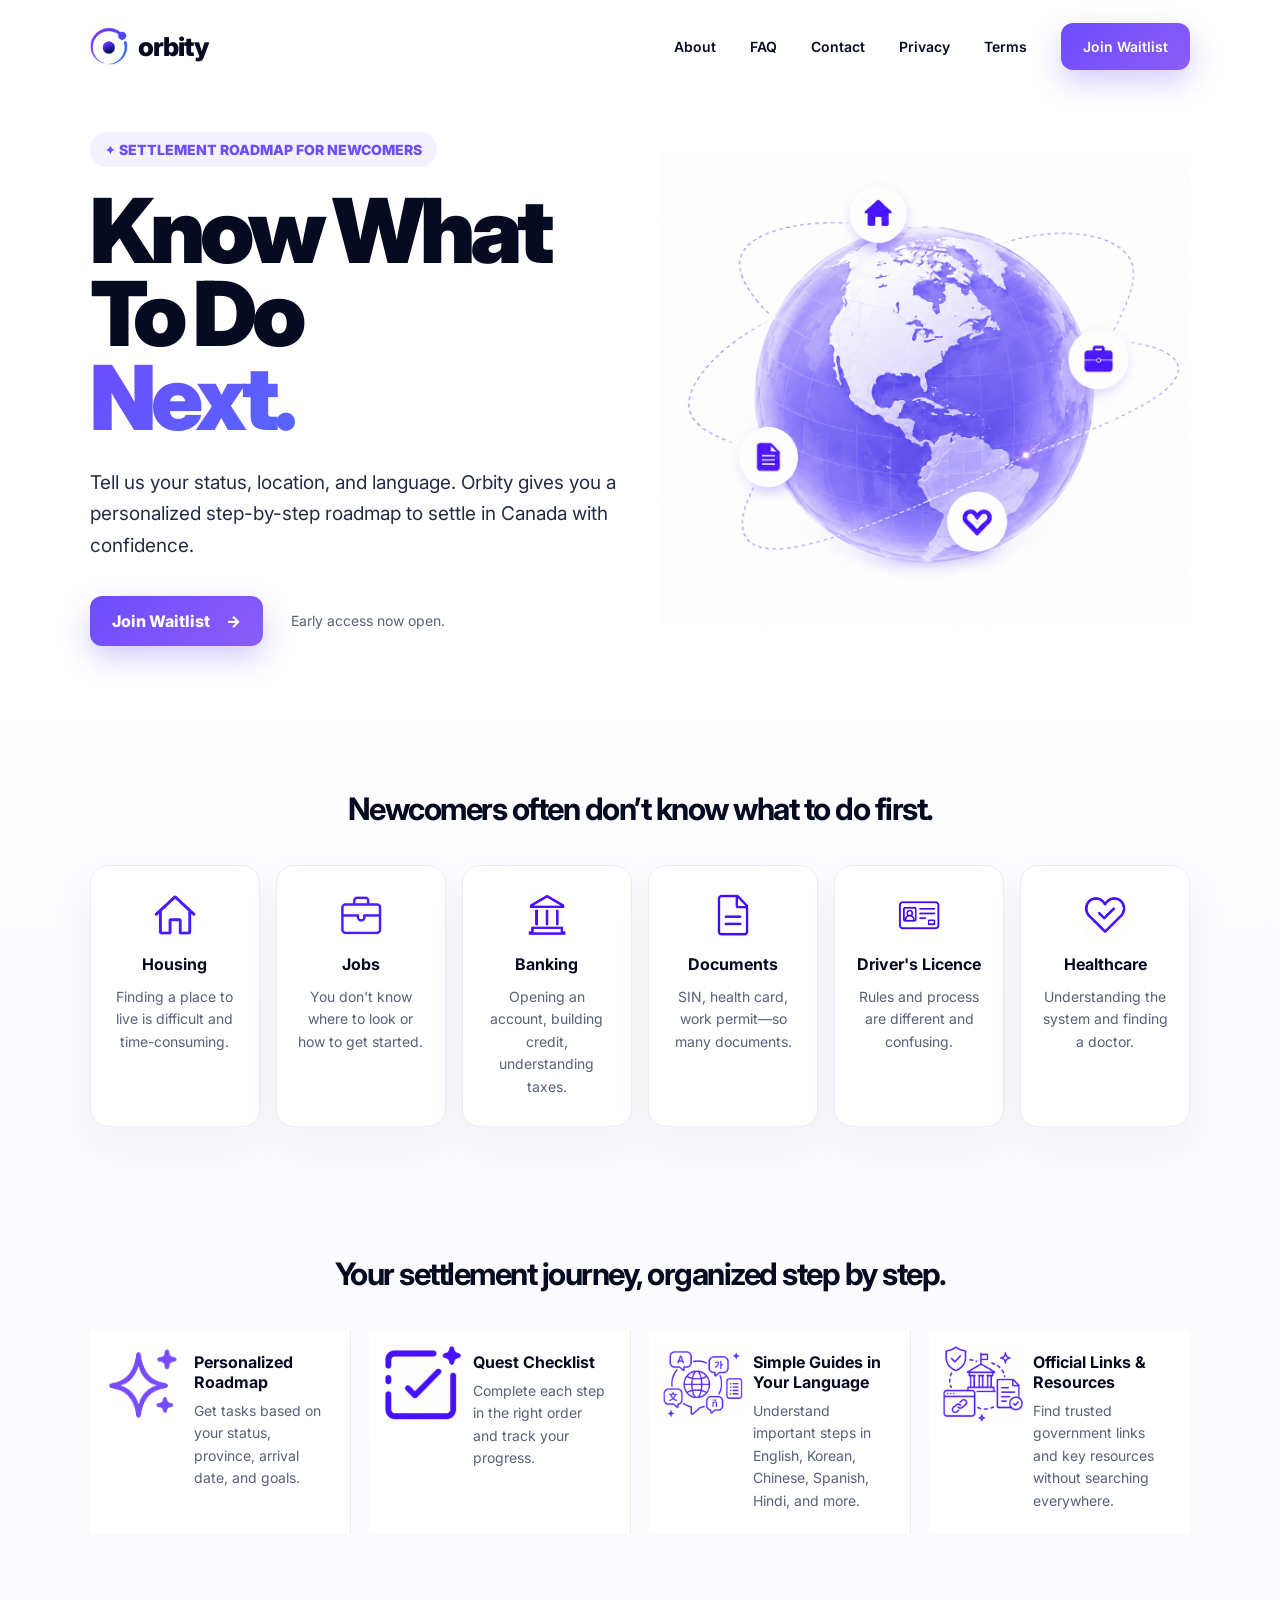
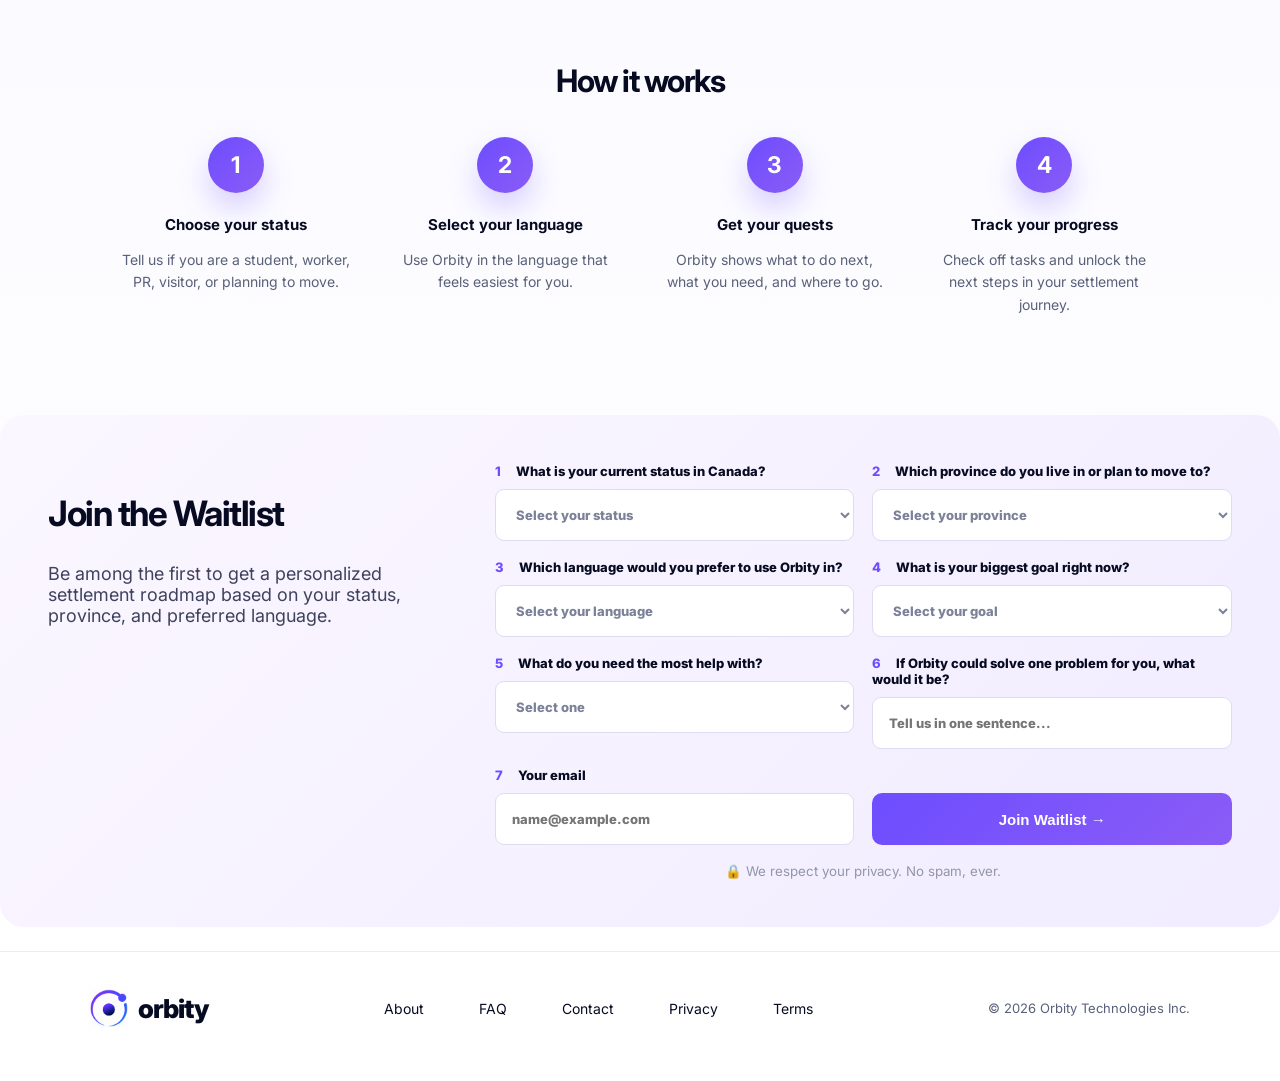
<file: index.html>
<!doctype html>
<html lang="en">
<head>
  <meta charset="UTF-8" />
  <meta name="viewport" content="width=device-width, initial-scale=1.0" />
  <title>Orbity | AI Settlement Guide for Newcomers in Canada</title>
  <!-- SEO -->
  <meta name="description" content="Orbity is an AI-powered settlement guide that helps newcomers in Canada navigate housing, jobs, banking, healthcare, government documents, and more with personalized roadmaps and multilingual support.">

  <meta name="keywords" content="Canada newcomers, settlement guide, AI newcomer app, international students Canada, work permit Canada, permanent resident Canada, Canada immigration guide, newcomer checklist, Orbity">

  <meta name="author" content="Orbity Technologies Inc.">

  <meta name="robots" content="index, follow">

  <link rel="canonical" href="https://orbitytechnologies.com/">
  <!-- Open Graph -->

  <meta property="og:type" content="website">

  <meta property="og:url" content="https://orbitytechnologies.com/">

  <meta property="og:title" content="Orbity | AI Settlement Guide for Newcomers in Canada">

  <meta property="og:description" content="Personalized AI roadmaps, multilingual guides, official government resources, and settlement support for newcomers across Canada.">

  <meta property="og:image" content="https://orbitytechnologies.com/images/og-image.png">
  <meta name="twitter:card" content="summary_large_image">

  <meta name="twitter:title" content="Orbity | AI Settlement Guide for Newcomers in Canada">

  <meta name="twitter:description" content="Helping newcomers settle in Canada faster with personalized AI guidance and official resources.">

  <meta name="twitter:image" content="https://orbitytechnologies.com/images/og-image.png">
  <meta name="theme-color" content="#6C3BFF">


  <link rel="preconnect" href="https://fonts.googleapis.com">
  <link rel="preconnect" href="https://fonts.gstatic.com" crossorigin>
  <link href="https://fonts.googleapis.com/css2?family=Inter:wght@400;500;600;700;800;900&display=swap" rel="stylesheet">
  <link rel="stylesheet" href="styles.css" />
  <link rel="icon" type="image/png" href="/favicon-96x96.png" sizes="96x96" />
  <link rel="icon" type="image/svg+xml" href="/favicon.svg" />
  <link rel="shortcut icon" href="/favicon.ico" />
  <link rel="apple-touch-icon" sizes="180x180" href="/apple-touch-icon.png" />
  <link rel="manifest" href="/site.webmanifest" />

  <!-- Google tag (gtag.js) -->
  <script async src="https://www.googletagmanager.com/gtag/js?id=G-HGHK4VK71N"></script>
  <script>
    window.dataLayer = window.dataLayer || [];
    function gtag(){dataLayer.push(arguments);}
    gtag('js', new Date());

    gtag('config', 'G-HGHK4VK71N');
  </script>

    <!-- Open Graph -->
  <meta property="og:type" content="website">
  <meta property="og:url" content="https://orbitytechnologies.com/">
  <meta property="og:title" content="Orbity | AI Guide for Newcomers in Canada">
  <meta property="og:description" content="Personalized roadmaps, official resources, and multilingual support to help newcomers settle in Canada with confidence.">
  <meta property="og:image" content="https://orbitytechnologies.com/images/og-image.png">
  <meta property="og:image:width" content="1200">
  <meta property="og:image:height" content="630">

  <!-- Twitter / X -->
  <meta name="twitter:card" content="summary_large_image">
  <meta name="twitter:title" content="Orbity | AI Guide for Newcomers in Canada">
  <meta name="twitter:description" content="Your journey in Canada, simplified.">
  <meta name="twitter:image" content="https://orbitytechnologies.com/images/og-image.png">

</head>
<body>
  <header class="nav">
    <a class="brand" href="#top">
      <img src="images/logo-only.png" alt="Orbity Logo" class="logo-icon">
      <span>orbity</span>
    </a>

<!-- Hamburger btn -->
    <button
      class="menu-toggle"
      type="button"
      aria-label="Open navigation menu"
      aria-expanded="false"
    >
      ☰
    </button>
<!-- Hamburger btn close -->



    <nav class="nav-links">
      <a href="#about">About</a>
      <a href="faq.html">FAQ</a>
      <a href="contact.html">Contact</a>
      <a href="privacy.html">Privacy</a>
      <a href="terms.html">Terms</a>
      <a class="nav-cta" href="#waitlist">Join Waitlist</a>
    </nav>
  </header>

  <main id="top">
    <section class="hero">
      <div class="hero-copy">
        <div class="pill">✦ SETTLEMENT ROADMAP FOR NEWCOMERS</div>
        <h1>Know What To Do <span>Next.</span></h1>
        <p>Tell us your status, location, and language. Orbity gives you a personalized step-by-step roadmap to settle in Canada with confidence.</p>        <div class="hero-actions">
          <a class="button" href="#waitlist">Join Waitlist <span>→</span></a>
          <p class="early">Early access now open.</p>
        </div>
      </div>
      <div class="hero-art">

        <img
            src="images/globe-image.png"
            alt="Orbity Globe"
            class="hero-globe"
        >
      </div>
    </section>

    <section class="problem" id="about">
      <h2>Newcomers often don’t know what to do first.</h2>

      <div class="cards six">

          <article>
              <div class="card-icon">
                  <img src="images/icon-housing.png" alt="Housing">
              </div>
              <h3>Housing</h3>
              <p>Finding a place to live is difficult and time-consuming.</p>
          </article>

          <article>
              <div class="card-icon">
                  <img src="images/icon-jobs.png" alt="Jobs">
              </div>
              <h3>Jobs</h3>
              <p>You don't know where to look or how to get started.</p>
          </article>

          <article>
              <div class="card-icon">
                  <img src="images/icon-banking.png" alt="Banking">
              </div>
              <h3>Banking</h3>
              <p>Opening an account, building credit, understanding taxes.</p>
          </article>

          <article>
              <div class="card-icon">
                  <img src="images/icon-documents.png" alt="Documents">
              </div>
              <h3>Documents</h3>
              <p>SIN, health card, work permit—so many documents.</p>
          </article>

          <article>
              <div class="card-icon">
                  <img src="images/icon-driverslicense.png" alt="Driver's Licence">
              </div>
              <h3>Driver's Licence</h3>
              <p>Rules and process are different and confusing.</p>
          </article>

          <article>
              <div class="card-icon">
                  <img src="images/icon-healthcare.png" alt="Healthcare">
              </div>
              <h3>Healthcare</h3>
              <p>Understanding the system and finding a doctor.</p>
          </article>

      </div>
    </section>

    <section class="solution">
      <h2>Your settlement journey, organized step by step.</h2>

      <div class="feature-row">

          <article>

              <span class="feature-icon">
                  <img src="images/icon-ai-guide.png" alt="AI Guide">
              </span>

              <div>
                  <h3>Personalized Roadmap</h3>
                  <p>Get tasks based on your status, province, arrival date, and goals.</p> 
              </div>

          </article>

          <article>

              <span class="feature-icon">
                  <img src="images/icon-smart-checklist.png" alt="Smart Checklist">
              </span>

              <div>
                  <h3>Quest Checklist</h3>
                  <p>Complete each step in the right order and track your progress.</p>
              </div>

          </article>

          <article>

              <span class="feature-icon">
                  <img src="images/icon-all-in-one-support.png" alt="All in One Support">
              </span>

              <div>
                <h3>Simple Guides in Your Language</h3>
                <p>Understand important steps in English, Korean, Chinese, Spanish, Hindi, and more.</p>  
              </div>

          </article>

          <article>

              <span class="feature-icon">
                  <img src="images/icon-ai-career-coach.png" alt="AI Career Coach">
              </span>

              <div>
                <h3>Official Links & Resources</h3>
                <p>Find trusted government links and key resources without searching everywhere.</p>  
              </div>

          </article>

      </div>
    </section>

    <section class="steps" id="how">
      <h2>How it works</h2>
      <div class="step-grid">
        <article><strong>1</strong><h3>Choose your status</h3><p>Tell us if you are a student, worker, PR, visitor, or planning to move.</p></article>
          <article><strong>2</strong><h3>Select your language</h3><p>Use Orbity in the language that feels easiest for you.</p></article>
          <article><strong>3</strong><h3>Get your quests</h3><p>Orbity shows what to do next, what you need, and where to go.</p></article>
          <article><strong>4</strong><h3>Track your progress</h3><p>Check off tasks and unlock the next steps in your settlement journey.</p></article>
      </div>
    </section>

    <!-- <section class="waitlist" id="waitlist">
      <div class="wait-copy">
        <h2>Join the Waitlist</h2>
        <p>Be the first to experience Orbity. Get early access when we launch.</p>
      </div>
      <form class="wait-form" onsubmit="event.preventDefault(); alert('Thank you! Next step: connect this form to Tally, Google Sheets, or Supabase.');">
        <label><span>1</span>What is your current status in Canada?<select required><option value="">Select your status</option><option>International Student</option><option>Working Holiday</option><option>Work Permit</option><option>Permanent Resident</option><option>Visitor</option><option>Planning to move to Canada</option><option>Other</option></select></label>
        <label><span>2</span>When did you arrive in Canada?<select required><option value="">Select an option</option><option>I haven’t arrived yet</option><option>Less than 1 month ago</option><option>1–3 months ago</option><option>3–12 months ago</option><option>1–3 years ago</option><option>More than 3 years ago</option></select></label>
        <label><span>3</span>What language would you prefer to use Orbity in?
          <select required>
            <option value="">Select your language</option>
            <option>English</option>
            <option>Korean</option>
            <option>Chinese</option>
            <option>Spanish</option>
            <option>Hindi</option>
            <option>Punjabi</option>
            <option>French</option>
            <option>Other</option>
          </select>
        </label>
        <label><span>3</span>What was the most confusing part?<select required><option value="">Select the biggest challenge</option><option>Finding housing</option><option>Finding a job</option><option>Opening a bank account</option><option>Government documents</option><option>Healthcare</option><option>Driver’s licence</option><option>Phone plan</option><option>Taxes</option><option>Building credit</option><option>Making friends</option></select></label>
        <label><span>4</span>If Orbity could solve one problem for you, what would it be?<input type="text" placeholder="Type your answer here..." /></label>
        <label class="email"><span>5</span>Your email<input type="email" placeholder="name@example.com" required /></label>
        <button type="submit">Join Waitlist →</button>
        <small>🔒 We respect your privacy. No spam, ever.</small>
      </form>
    </section> -->
    <section class="waitlist" id="waitlist">
  <div class="wait-copy">
    <h2>Join the Waitlist</h2>
    <p>Be among the first to get a personalized settlement roadmap based on your status, province, and preferred language.</p>
  </div>

  <!-- <form class="wait-form" onsubmit="event.preventDefault(); alert('Thank you! Next step: connect this form to Tally, Google Sheets, or Supabase.');" action="https://formspree.io/f/xykqdadj" method="POST">
    <label>
      <span>1</span>
      What is your current status in Canada?
      <select name="status" required>
        <option value="">Select your status</option>
        <option>Planning to move to Canada</option>
        <option>Visitor</option>
        <option>International Student</option>
        <option>Working Holiday</option>
        <option>Work Permit</option>
        <option>Permanent Resident</option>
        <option>Canadian Citizen</option>
        <option>Other</option>
      </select>
    </label>

    <label>
      <span>2</span>
      Which province do you live in or plan to move to?
      <select required>
        <option value="">Select your province</option>
        <option>Ontario</option>
        <option>British Columbia</option>
        <option>Alberta</option>
        <option>Quebec</option>
        <option>Manitoba</option>
        <option>Saskatchewan</option>
        <option>Nova Scotia</option>
        <option>New Brunswick</option>
        <option>Prince Edward Island</option>
        <option>Newfoundland and Labrador</option>
        <option>Other</option>
      </select>
    </label>

    <label>
      <span>3</span>
      Which language would you prefer to use Orbity in?
      <select required>
        <option value="">Select your language</option>
        <option>English</option>
        <option>Korean</option>
        <option>Chinese</option>
        <option>Spanish</option>
        <option>Hindi</option>
        <option>Punjabi</option>
        <option>French</option>
        <option>Japanese</option>
        <option>Other</option>
      </select>
    </label>

    <label>
      <span>4</span>
      What is your biggest goal right now?
      <select required>
        <option value="">Select your goal</option>
        <option>Settle in Canada</option>
        <option>Find a job</option>
        <option>Study</option>
        <option>Get Permanent Residency</option>
        <option>Become a Canadian Citizen</option>
        <option>Support my family</option>
        <option>Other</option>
      </select>
    </label>

    <label>
      <span>5</span>
      What do you need the most help with?
      <select required>
        <option value="">Select one</option>
        <option>Knowing what to do next</option>
        <option>Government documents (SIN, PR, etc.)</option>
        <option>Finding a job</option>
        <option>Housing</option>
        <option>Banking & credit</option>
        <option>Healthcare</option>
        <option>Driver's licence</option>
        <option>Taxes</option>
        <option>Making friends & community</option>
        <option>Other</option>
      </select>
    </label>

    <label>
      <span>6</span>
      If Orbity could solve one problem for you, what would it be?
      <input type="text" placeholder="Tell us in one sentence..." />
    </label>

    <label class="email">
      <span>7</span>
      Your email
      <input type="email" placeholder="name@example.com" required />
    </label>

    <button type="submit">Join Waitlist →</button>

    <small>🔒 We respect your privacy. No spam, ever.</small>

  </form> -->
  <!-- <form
  class="wait-form"
  action="https://formspree.io/f/xykqdadj"
  method="POST"> -->
  <form class="wait-form" id="waitlist-form">
  <label>
    <span>1</span>
    What is your current status in Canada?
    <select name="status" required>
      <option value="">Select your status</option>
      <option>Planning to move to Canada</option>
      <option>Visitor</option>
      <option>International Student</option>
      <option>Working Holiday</option>
      <option>Work Permit</option>
      <option>Permanent Resident</option>
      <option>Canadian Citizen</option>
      <option>Other</option>
    </select>
  </label>

  <label>
    <span>2</span>
    Which province do you live in or plan to move to?
    <select name="province" required>
      <option value="">Select your province</option>
      <option>Ontario</option>
      <option>British Columbia</option>
      <option>Alberta</option>
      <option>Quebec</option>
      <option>Manitoba</option>
      <option>Saskatchewan</option>
      <option>Nova Scotia</option>
      <option>New Brunswick</option>
      <option>Prince Edward Island</option>
      <option>Newfoundland and Labrador</option>
      <option>Other</option>
    </select>
  </label>

  <label>
    <span>3</span>
    Which language would you prefer to use Orbity in?
    <select name="language" required>
      <option value="">Select your language</option>
      <option>English</option>
      <option>Korean</option>
      <option>Chinese</option>
      <option>Spanish</option>
      <option>Hindi</option>
      <option>Punjabi</option>
      <option>French</option>
      <option>Japanese</option>
      <option>Other</option>
    </select>
  </label>

  <label>
    <span>4</span>
    What is your biggest goal right now?
    <select name="goal" required>
      <option value="">Select your goal</option>
      <option>Settle in Canada</option>
      <option>Find a job</option>
      <option>Study</option>
      <option>Get Permanent Residency</option>
      <option>Become a Canadian Citizen</option>
      <option>Support my family</option>
      <option>Other</option>
    </select>
  </label>

  <label>
    <span>5</span>
    What do you need the most help with?
    <select name="help_needed" required>
      <option value="">Select one</option>
      <option>Knowing what to do next</option>
      <option>Government documents (SIN, PR, etc.)</option>
      <option>Finding a job</option>
      <option>Housing</option>
      <option>Banking & credit</option>
      <option>Healthcare</option>
      <option>Driver's licence</option>
      <option>Taxes</option>
      <option>Making friends & community</option>
      <option>Other</option>
    </select>
  </label>

  <label>
    <span>6</span>
    If Orbity could solve one problem for you, what would it be?
    <input
      type="text"
      name="biggest_problem"
      placeholder="Tell us in one sentence..."
    />
  </label>

  <label class="email">
    <span>7</span>
    Your email
    <input
      type="email"
      name="email"
      placeholder="name@example.com"
      required
    />
  </label>

  <button type="submit">Join Waitlist →</button>

  <small>🔒 We respect your privacy. No spam, ever.</small>

</form>
</section>
  </main>

  <footer class="footer" id="faq">

    <a class="brand" href="#top">
        <img src="images/logo-only.png" alt="Orbity Logo" class="logo-icon">
        <span>orbity</span>
    </a>

    <div>
        <a href="#about">About</a>
        <a href="faq.html">FAQ</a>
        <a href="contact.html">Contact</a>
        <a href="privacy.html">Privacy</a>
        <a href="terms.html">Terms</a>
    </div>

    <p>© 2026 Orbity Technologies Inc.</p>

</footer>


<!-- <script src="menu.js"></script> -->
<script src="menu.js"></script>

<script>
  const waitlistForm = document.getElementById("waitlist-form");

  waitlistForm.addEventListener("submit", async function (event) {
    event.preventDefault();

    const formData = new FormData(waitlistForm);

    try {
      const response = await fetch("https://formspree.io/f/mvzjbjgw", {
        method: "POST",
        body: formData,
        headers: {
          "Accept": "application/json"
        }
      });

      if (response.ok) {
        window.location.href = "thankyou.html";
      } else {
        alert("Something went wrong. Please try again.");
      }
    } catch (error) {
      alert("Something went wrong. Please try again.");
    }
  });
</script>

</body>
</html>
</file>
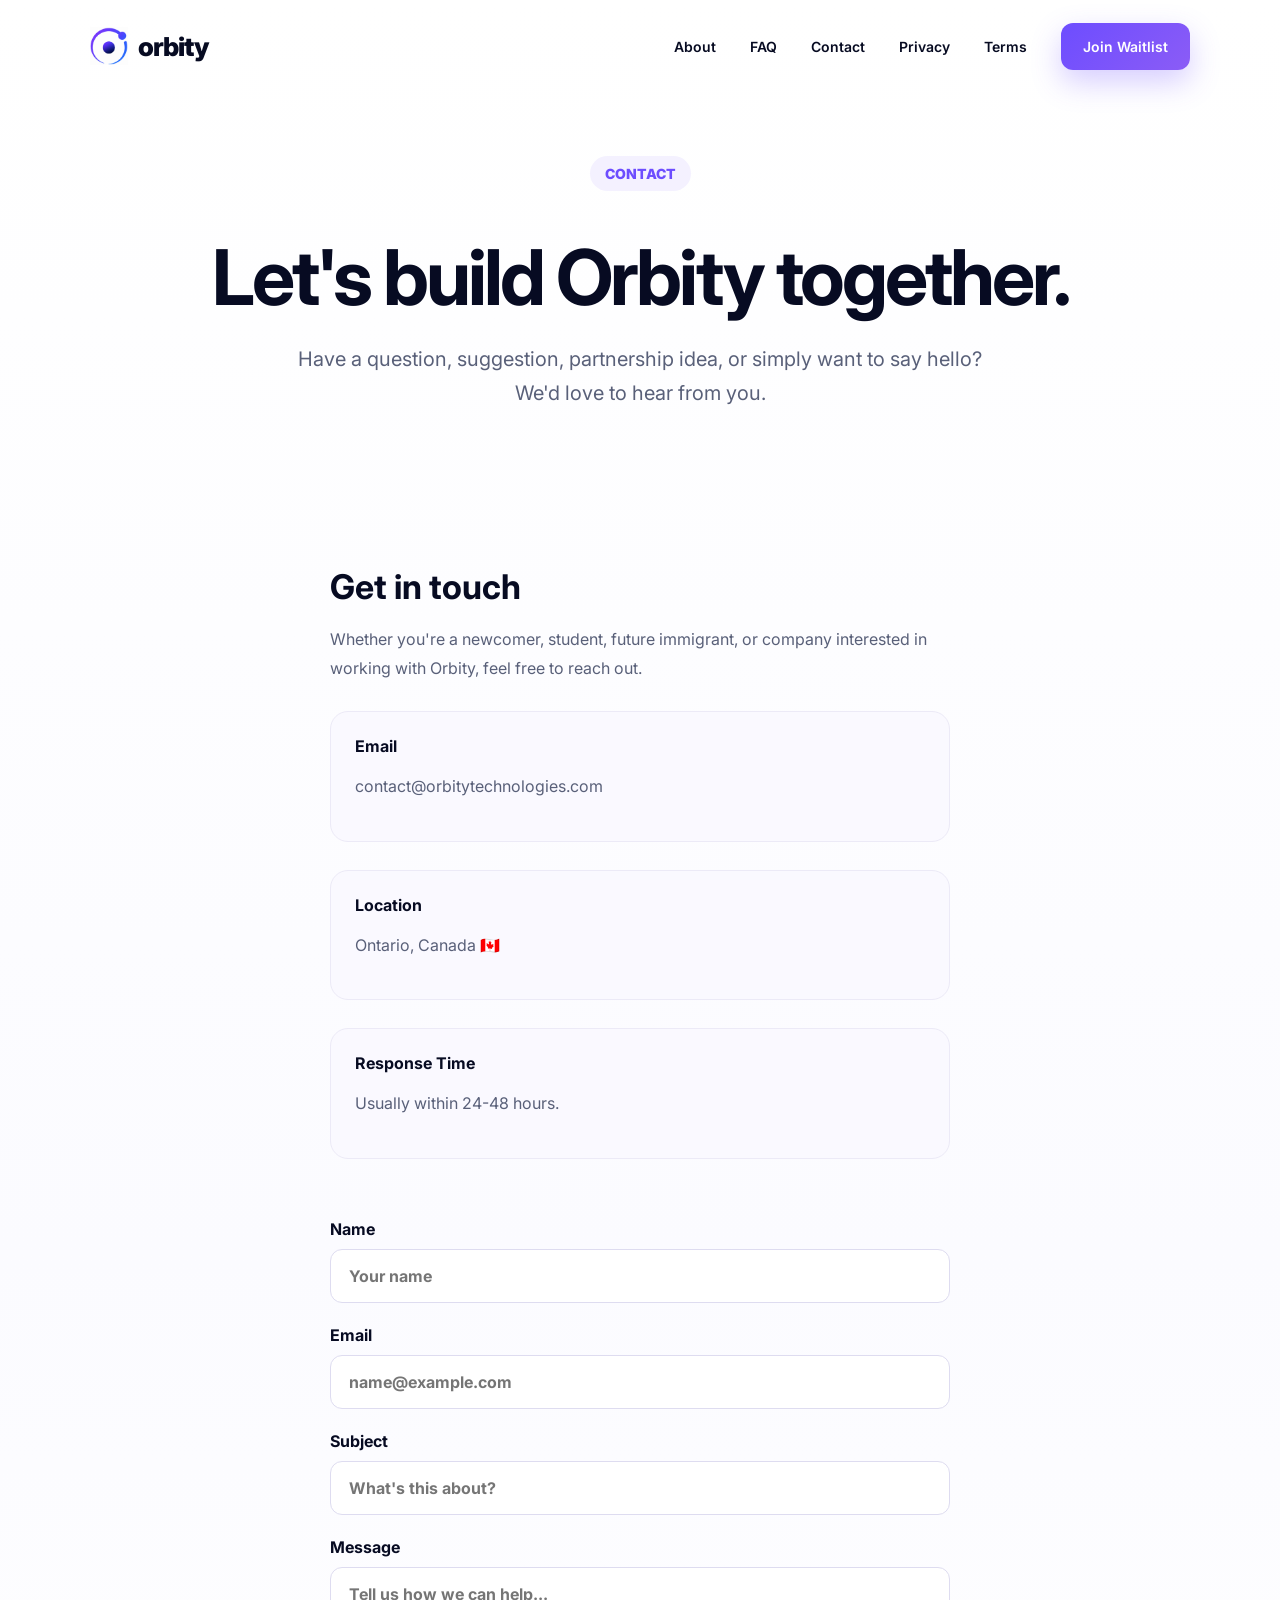
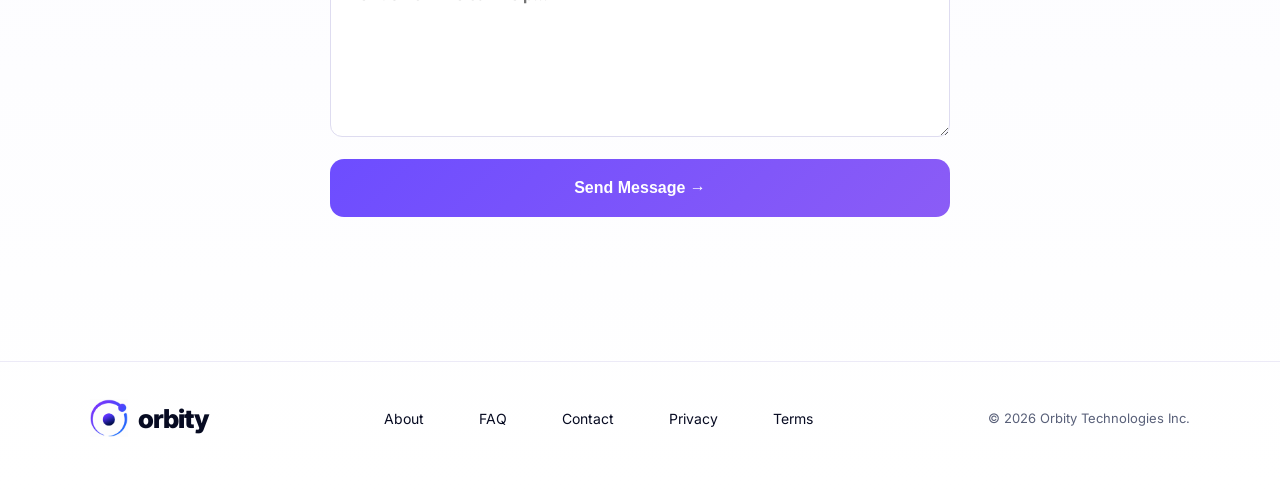
<file: contact.html>
<!doctype html>
<html lang="en">

<head>

<meta charset="UTF-8">

<meta name="viewport" content="width=device-width, initial-scale=1.0">

<title>Contact | Orbity</title>

<link rel="preconnect" href="https://fonts.googleapis.com">

<link rel="preconnect" href="https://fonts.gstatic.com" crossorigin>

<link href="https://fonts.googleapis.com/css2?family=Inter:wght@400;500;600;700;800;900&display=swap" rel="stylesheet">

<link rel="stylesheet" href="styles.css">

</head>

<body>

<header class="nav">

<a class="brand" href="index.html">

<img src="images/logo-only.png" class="logo-icon">

<span>orbity</span>

</a>

<button
  class="menu-toggle"
  type="button"
  aria-label="Open navigation menu"
  aria-expanded="false"
>
  ☰
</button>

<nav class="nav-links">

<a href="index.html#about">About</a>

<a href="faq.html">FAQ</a>
<a href="contact.html">Contact</a>
<a href="privacy.html">Privacy</a>
<a href="terms.html">Terms</a>
<a class="nav-cta" href="index.html#waitlist">Join Waitlist</a>

</nav>

</header>



<main class="contact-page">

<section class="contact-hero">

<div class="pill">CONTACT</div>

<h1>Let's build Orbity together.</h1>

<p>

Have a question, suggestion, partnership idea,

or simply want to say hello?

We'd love to hear from you.

</p>

</section>



<section class="contact-container">

<div class="contact-info">

<h2>Get in touch</h2>

<p>

Whether you're a newcomer, student,

future immigrant, or company interested in

working with Orbity, feel free to reach out.

</p>

<div class="info-box">

<h4>Email</h4>

<p>contact@orbitytechnologies.com</p>

</div>

<div class="info-box">

<h4>Location</h4>

<p>Ontario, Canada 🇨🇦</p>

</div>

<div class="info-box">

<h4>Response Time</h4>

<p>Usually within 24-48 hours.</p>

</div>

</div>



<!-- <form class="contact-form">

<label>

Name

<input type="text" placeholder="Your name">

</label>



<label>

Email

<input type="email" placeholder="name@example.com">

</label>



<label>

Subject

<input type="text" placeholder="What's this about?">

</label>



<label>

Message

<textarea placeholder="Tell us how we can help..."></textarea>

</label>



<button>

Send Message →

</button>

</form> -->

<form class="contact-form" id="contact-form">

  <label>
    Name
    <input type="text" name="name" placeholder="Your name" required>
  </label>

  <label>
    Email
    <input type="email" name="email" placeholder="name@example.com" required>
  </label>

  <label>
    Subject
    <input type="text" name="subject" placeholder="What's this about?" required>
  </label>

  <label>
    Message
    <textarea name="message" placeholder="Tell us how we can help..." required></textarea>
  </label>

  <button type="submit">Send Message →</button>

</form>

</section>

</main>



<footer class="footer">

<a class="brand" href="index.html">

<img src="images/logo-only.png" class="logo-icon">

<span>orbity</span>

</a>

<div>

<a href="index.html#about">About</a>

<a href="faq.html">FAQ</a>
<a href="contact.html">Contact</a>
<a href="privacy.html">Privacy</a>
<a href="terms.html">Terms</a>
</div>

<p>

© 2026 Orbity Technologies Inc.

</p>

</footer>
<script src="menu.js"></script>

<script>
  const contactForm = document.getElementById("contact-form");

  contactForm.addEventListener("submit", async function (event) {
    event.preventDefault();

    const formData = new FormData(contactForm);

    try {
      const response = await fetch("https://formspree.io/f/xpqgjgql", {
        method: "POST",
        body: formData,
        headers: {
          "Accept": "application/json"
        }
      });

      if (response.ok) {
        alert("✅ Thank you! Your message has been sent.");
        contactForm.reset();
      } else {
        alert("Something went wrong. Please try again.");
      }
    } catch (error) {
      alert("Something went wrong. Please try again.");
    }
  });
</script>

</body>
</body>

</html>
</file>
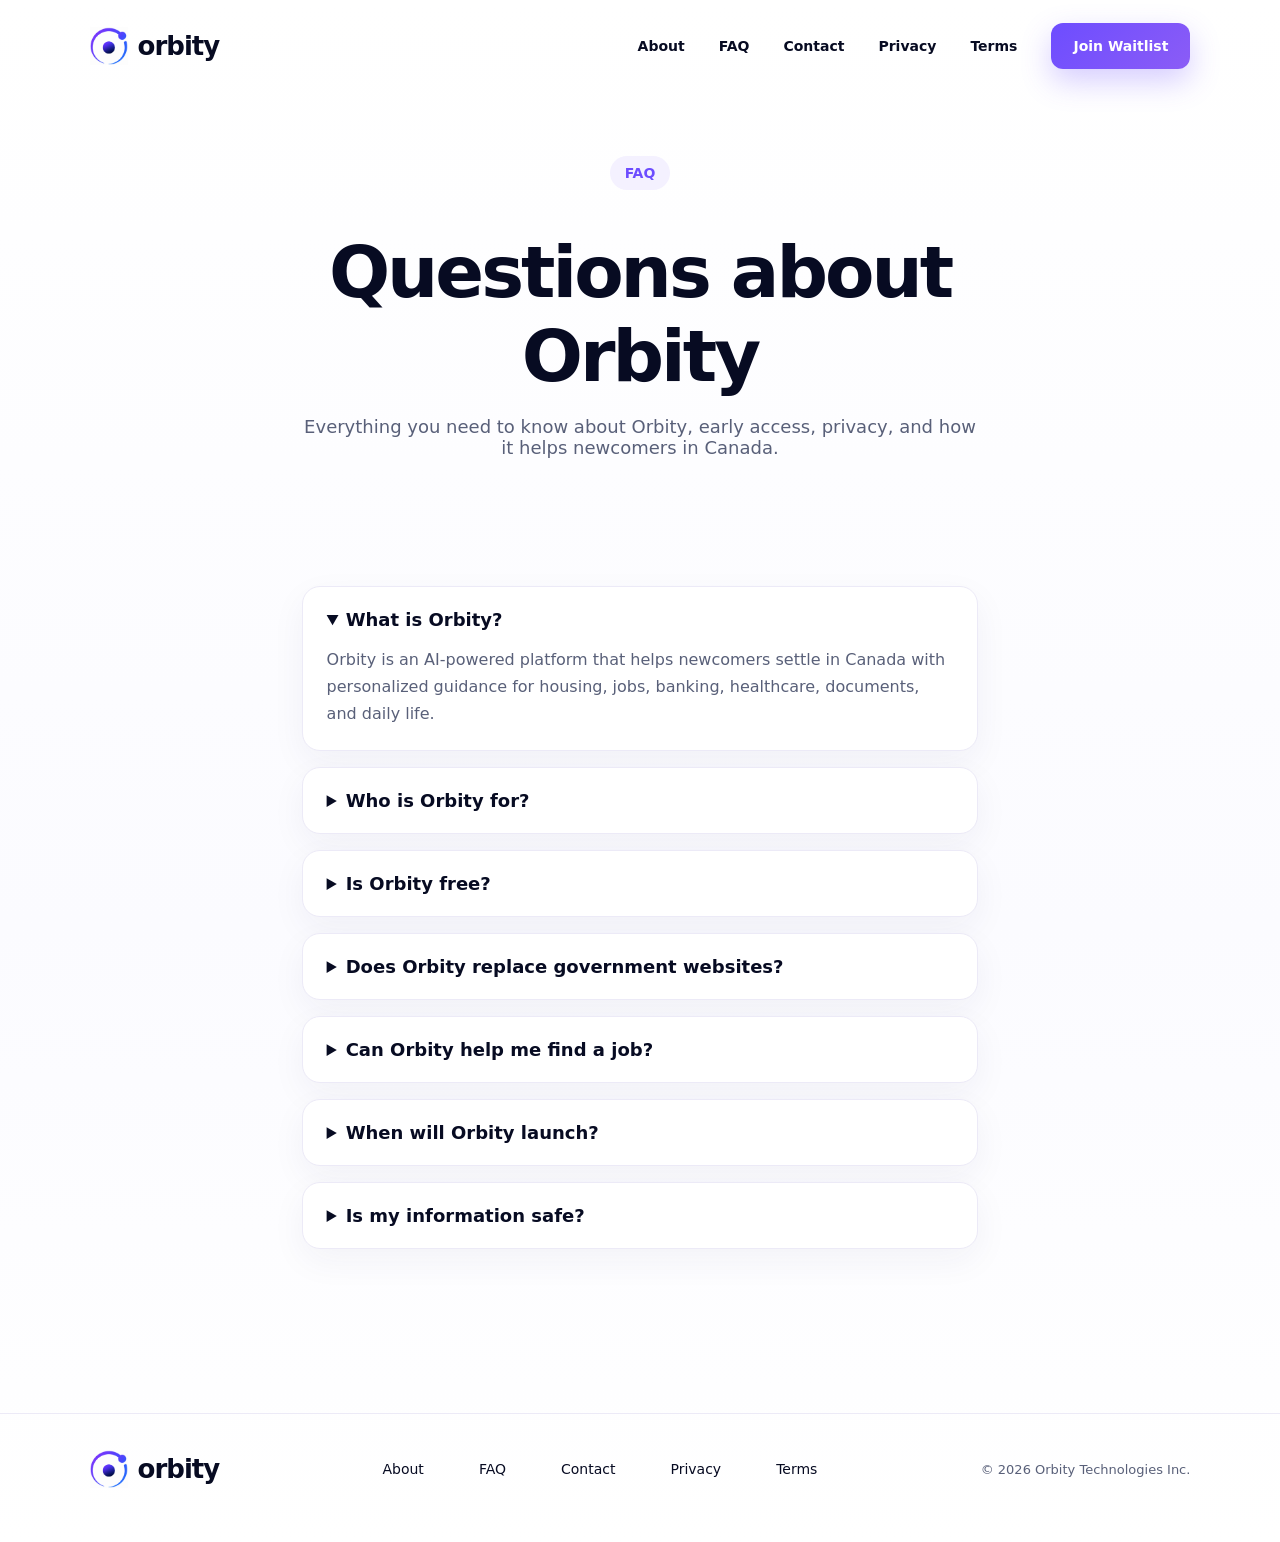
<file: faq.html>
<!doctype html>
<html lang="en">
<head>
  <meta charset="UTF-8" />
  <meta name="viewport" content="width=device-width, initial-scale=1.0" />
  <title>FAQ | Orbity</title>
  <link rel="preconnect" href="https://fonts.googleapis.com">
  <link rel="stylesheet" href="styles.css" />
</head>

<body>
  <header class="nav">
    <a class="brand" href="index.html">
      <img src="images/logo-only.png" alt="Orbity Logo" class="logo-icon">
      <span>orbity</span>
    </a>
<button
  class="menu-toggle"
  type="button"
  aria-label="Open navigation menu"
  aria-expanded="false"
>
  ☰
</button>
    <nav class="nav-links">
      <a href="index.html#about">About</a>
      <a href="faq.html">FAQ</a>
      <a href="contact.html">Contact</a>
      <a href="privacy.html">Privacy</a>
      <a href="terms.html">Terms</a>
      <a class="nav-cta" href="index.html#waitlist">Join Waitlist</a>
    </nav>
  </header>

  <main class="faq-page">
    <section class="faq-hero">
      <div class="pill">FAQ</div>
      <h1>Questions about Orbity</h1>
      <p>Everything you need to know about Orbity, early access, privacy, and how it helps newcomers in Canada.</p>
    </section>

    <section class="faq-list">
      <details open>
        <summary>What is Orbity?</summary>
        <p>Orbity is an AI-powered platform that helps newcomers settle in Canada with personalized guidance for housing, jobs, banking, healthcare, documents, and daily life.</p>
      </details>

      <details>
        <summary>Who is Orbity for?</summary>
        <p>Orbity is for international students, working holiday makers, work permit holders, permanent residents, visitors, and people planning to move to Canada.</p>
      </details>

      <details>
        <summary>Is Orbity free?</summary>
        <p>The waitlist is free. Early users may receive beta access and product updates before public launch.</p>
      </details>

      <details>
        <summary>Does Orbity replace government websites?</summary>
        <p>No. Orbity helps you understand what to do and where to start, but it is not affiliated with the Government of Canada and does not replace official government information.</p>
      </details>

      <details>
        <summary>Can Orbity help me find a job?</summary>
        <p>Orbity can help with resume guidance, interview preparation, and career resources. It does not guarantee employment or act as a recruitment agency.</p>
      </details>

      <details>
        <summary>When will Orbity launch?</summary>
        <p>Orbity is currently in early development. Join the waitlist to receive launch updates and early access invitations.</p>
      </details>

      <details>
        <summary>Is my information safe?</summary>
        <p>We only ask for basic information to understand user needs and improve Orbity. We do not sell your personal data.</p>
      </details>
    </section>
  </main>

  <footer class="footer">
    <a class="brand" href="index.html">
      <img src="images/logo-only.png" alt="Orbity Logo" class="logo-icon">
      <span>orbity</span>
    </a>

    <div>
      <a href="index.html#about">About</a>
      <a href="faq.html">FAQ</a>
      <a href="contact.html">Contact</a>
      <a href="privacy.html">Privacy</a>
      <a href="terms.html">Terms</a>
    </div>

    <p>© 2026 Orbity Technologies Inc.</p>
  </footer>

<script src="menu.js"></script>

</body>
</html>
</file>
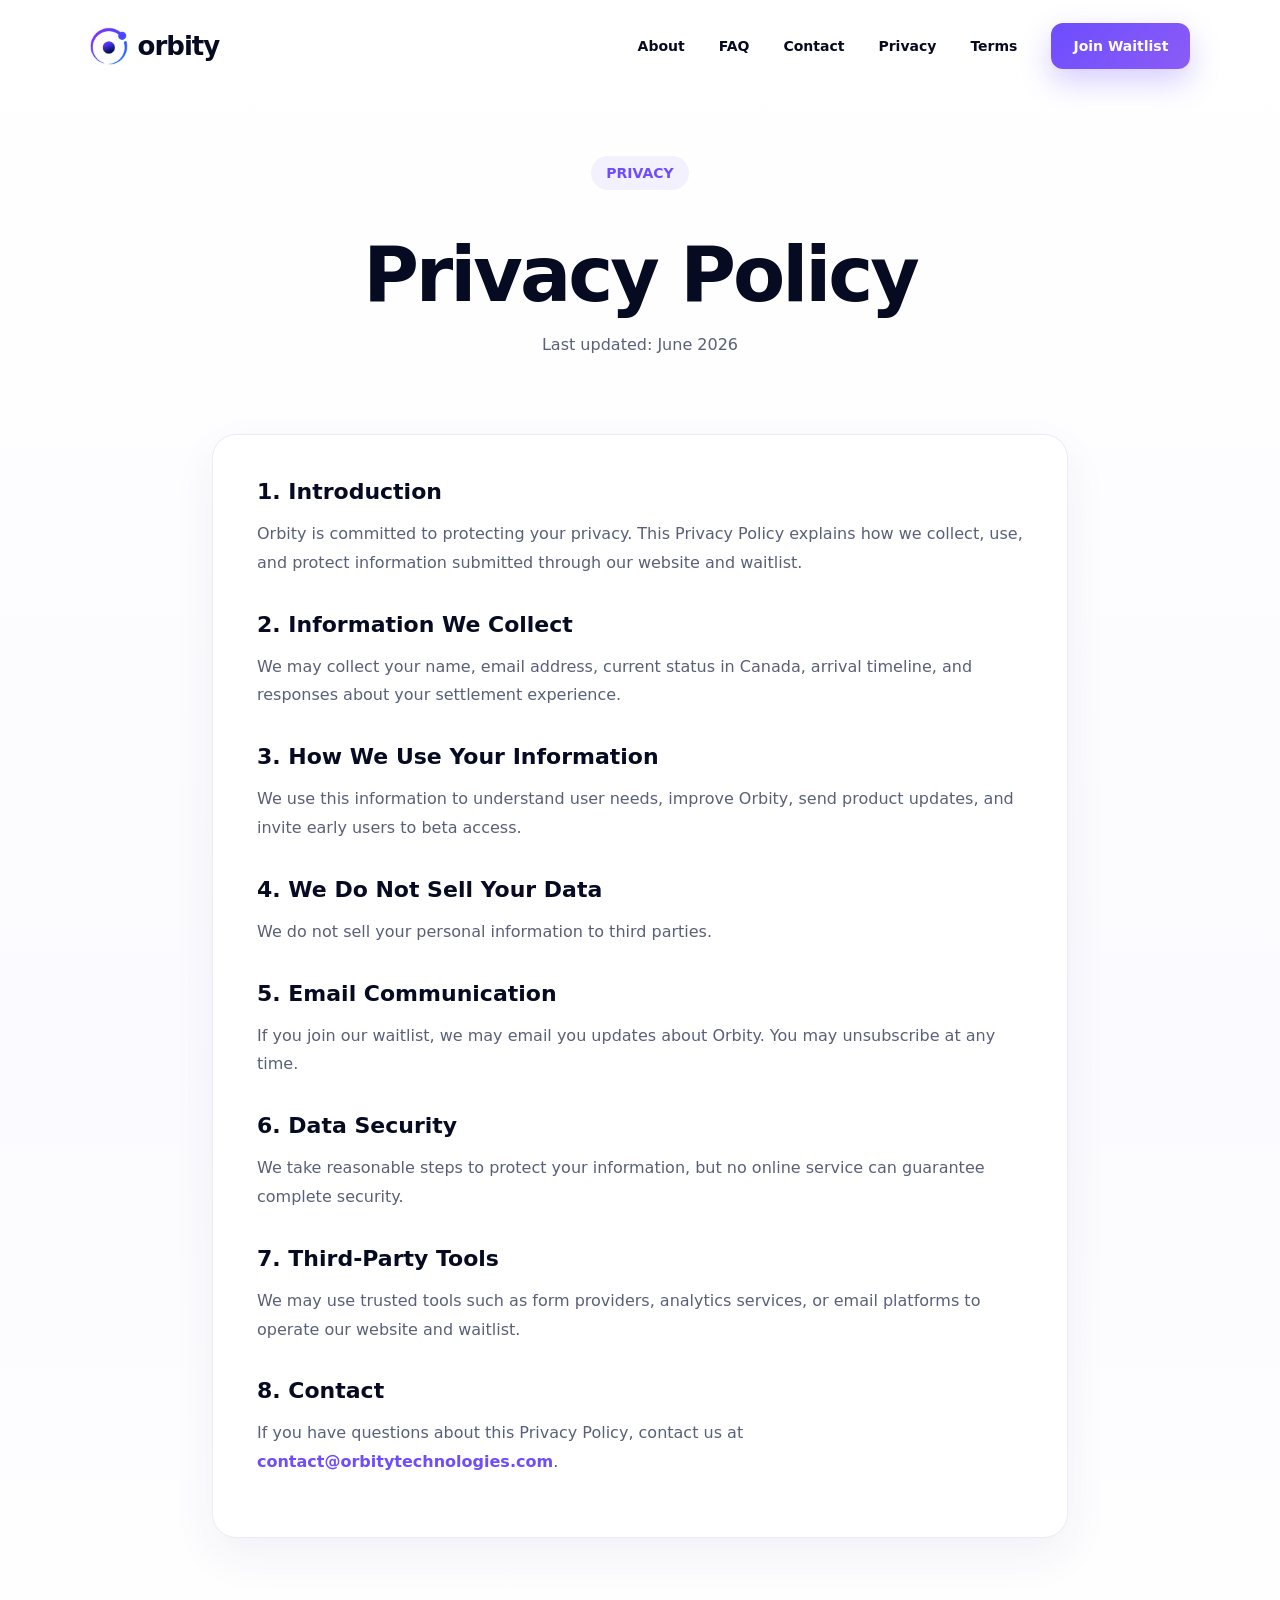
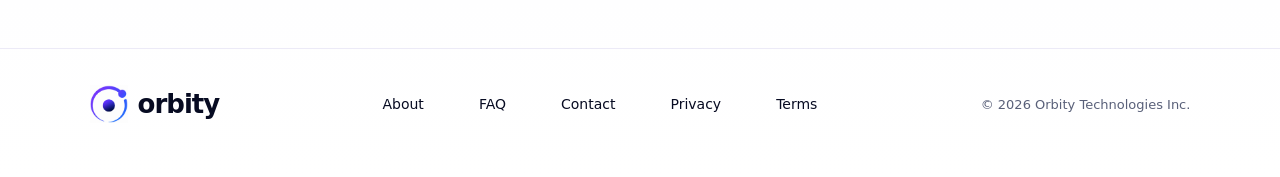
<file: privacy.html>
<!doctype html>
<html lang="en">
<head>
  <meta charset="UTF-8" />
  <meta name="viewport" content="width=device-width, initial-scale=1.0" />
  <title>Privacy Policy | Orbity</title>
  <link rel="preconnect" href="https://fonts.googleapis.com">
  <link rel="stylesheet" href="styles.css" />
</head>

<body>
  <header class="nav">
    <a class="brand" href="index.html">
      <img src="images/logo-only.png" alt="Orbity Logo" class="logo-icon">
      <span>orbity</span>
    </a>

    <button
        class="menu-toggle"
        type="button"
        aria-label="Open navigation menu"
        aria-expanded="false"
        >
        ☰
    </button>

    <nav class="nav-links">
      <a href="index.html#about">About</a>
      <a href="faq.html">FAQ</a>
      <a href="contact.html">Contact</a>
      <a href="privacy.html">Privacy</a>
      <a href="terms.html">Terms</a>
      <a class="nav-cta" href="index.html#waitlist">Join Waitlist</a>
    </nav>
  </header>

  <main class="legal-page">
    <section class="legal-hero">
      <div class="pill">PRIVACY</div>
      <h1>Privacy Policy</h1>
      <p>Last updated: June 2026</p>
    </section>

    <section class="legal-content">
      <h2>1. Introduction</h2>
      <p>Orbity is committed to protecting your privacy. This Privacy Policy explains how we collect, use, and protect information submitted through our website and waitlist.</p>

      <h2>2. Information We Collect</h2>
      <p>We may collect your name, email address, current status in Canada, arrival timeline, and responses about your settlement experience.</p>

      <h2>3. How We Use Your Information</h2>
      <p>We use this information to understand user needs, improve Orbity, send product updates, and invite early users to beta access.</p>

      <h2>4. We Do Not Sell Your Data</h2>
      <p>We do not sell your personal information to third parties.</p>

      <h2>5. Email Communication</h2>
      <p>If you join our waitlist, we may email you updates about Orbity. You may unsubscribe at any time.</p>

      <h2>6. Data Security</h2>
      <p>We take reasonable steps to protect your information, but no online service can guarantee complete security.</p>

      <h2>7. Third-Party Tools</h2>
      <p>We may use trusted tools such as form providers, analytics services, or email platforms to operate our website and waitlist.</p>

      <h2>8. Contact</h2>
      <p>If you have questions about this Privacy Policy, contact us at <a href="mailto:contact@orbitytechnologies.com">contact@orbitytechnologies.com</a>.</p>
    </section>
  </main>

  <footer class="footer">
    <a class="brand" href="index.html">
      <img src="images/logo-only.png" alt="Orbity Logo" class="logo-icon">
      <span>orbity</span>
    </a>

    <div>
      <a href="index.html#about">About</a>
      <a href="faq.html">FAQ</a>
      <a href="contact.html">Contact</a>
      <a href="privacy.html">Privacy</a>
      <a href="terms.html">Terms</a>
    </div>

    <p>© 2026 Orbity Technologies Inc.</p>
  </footer>

  <script src="menu.js"></script>
</body>
</html>
</file>
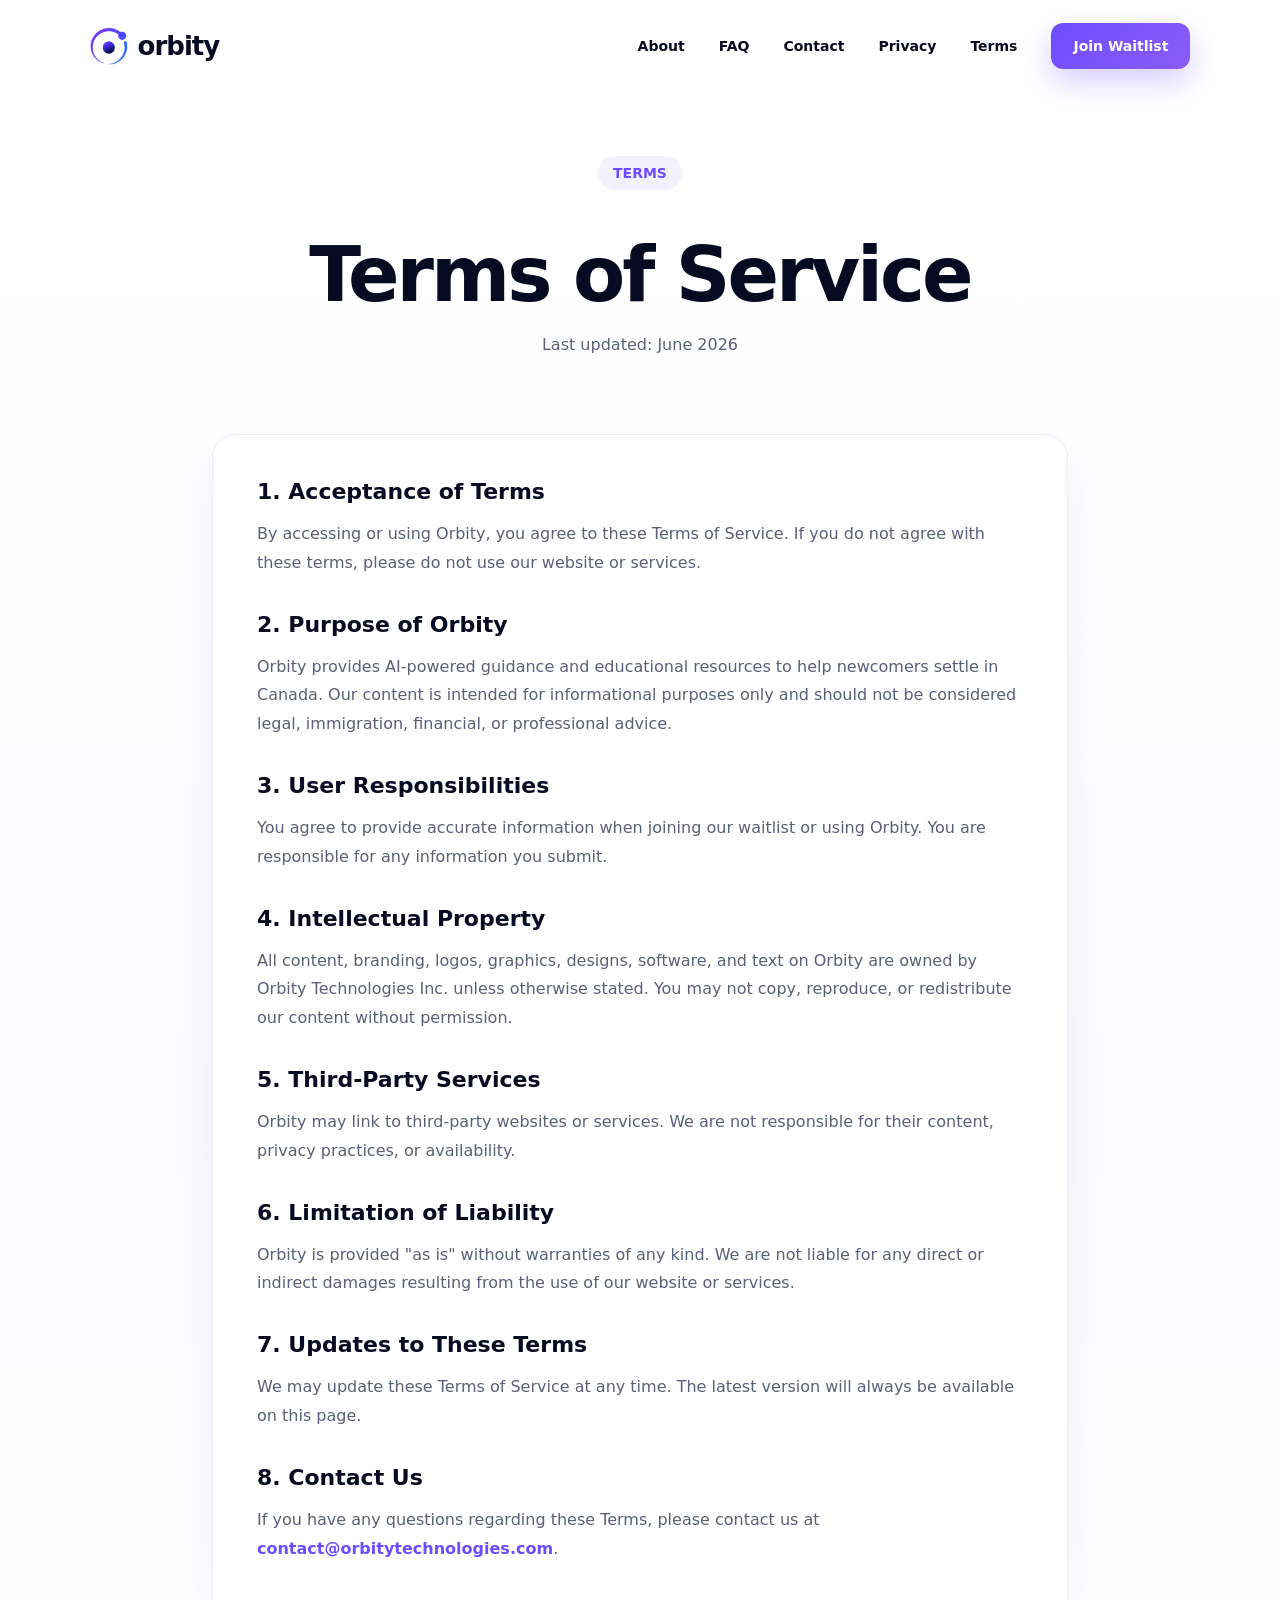
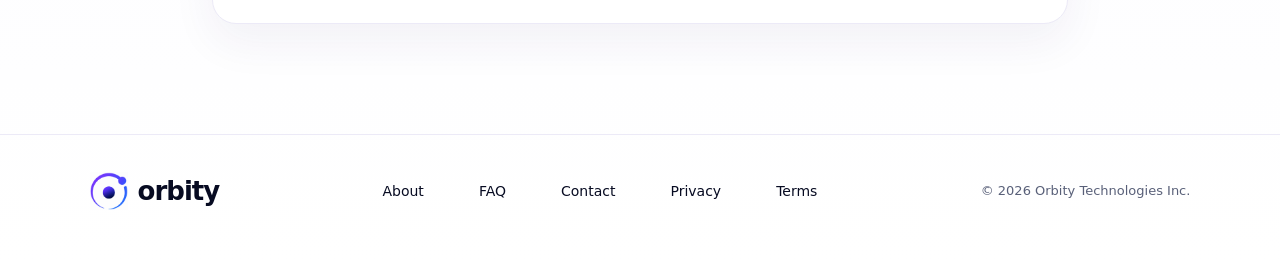
<file: terms.html>
<!doctype html>
<html lang="en">
<head>
  <meta charset="UTF-8" />
  <meta name="viewport" content="width=device-width, initial-scale=1.0" />
  <title>Terms of Service | Orbity</title>

  <link rel="preconnect" href="https://fonts.googleapis.com">

  <link rel="stylesheet" href="styles.css">

</head>

<body>

<header class="nav">

<a class="brand" href="index.html">

<img src="images/logo-only.png" alt="Orbity Logo" class="logo-icon">

<span>orbity</span>

</a>
 <button
        class="menu-toggle"
        type="button"
        aria-label="Open navigation menu"
        aria-expanded="false"
        >
        ☰
    </button>
<nav class="nav-links">

<a href="index.html#about">About</a>

<a href="faq.html">FAQ</a>

<a href="contact.html">Contact</a>
<a href="privacy.html">Privacy</a>
<a href="terms.html">Terms</a>

<a class="nav-cta" href="index.html#waitlist">Join Waitlist</a>

</nav>

</header>

<main class="legal-page">

<section class="legal-hero">

<div class="pill">
TERMS
</div>

<h1>Terms of Service</h1>

<p>
Last updated: June 2026
</p>

</section>

<section class="legal-content">

<h2>1. Acceptance of Terms</h2>

<p>
By accessing or using Orbity, you agree to these Terms of Service.
If you do not agree with these terms, please do not use our website or services.
</p>

<h2>2. Purpose of Orbity</h2>

<p>
Orbity provides AI-powered guidance and educational resources to help newcomers settle in Canada.
Our content is intended for informational purposes only and should not be considered legal, immigration, financial, or professional advice.
</p>

<h2>3. User Responsibilities</h2>

<p>
You agree to provide accurate information when joining our waitlist or using Orbity.
You are responsible for any information you submit.
</p>

<h2>4. Intellectual Property</h2>

<p>
All content, branding, logos, graphics, designs, software, and text on Orbity are owned by Orbity Technologies Inc. unless otherwise stated.
You may not copy, reproduce, or redistribute our content without permission.
</p>

<h2>5. Third-Party Services</h2>

<p>
Orbity may link to third-party websites or services.
We are not responsible for their content, privacy practices, or availability.
</p>

<h2>6. Limitation of Liability</h2>

<p>
Orbity is provided "as is" without warranties of any kind.
We are not liable for any direct or indirect damages resulting from the use of our website or services.
</p>

<h2>7. Updates to These Terms</h2>

<p>
We may update these Terms of Service at any time.
The latest version will always be available on this page.
</p>

<h2>8. Contact Us</h2>

<p>
If you have any questions regarding these Terms, please contact us at
<a href="mailto:contact@orbitytechnologies.com">contact@orbitytechnologies.com</a>.
</p>

</section>

</main>

<footer class="footer">

<a class="brand" href="index.html">

<img src="images/logo-only.png" class="logo-icon">

<span>orbity</span>

</a>

<div>

<a href="index.html#about">About</a>

<a href="faq.html">FAQ</a>
<a href="contact.html">Contact</a>
<a href="privacy.html">Privacy</a>
<a href="terms.html">Terms</a>

</div>

<p>

© 2026 Orbity Technologies Inc.

</p>

</footer>
<script src="menu.js"></script>
</body>

</html>
</file>
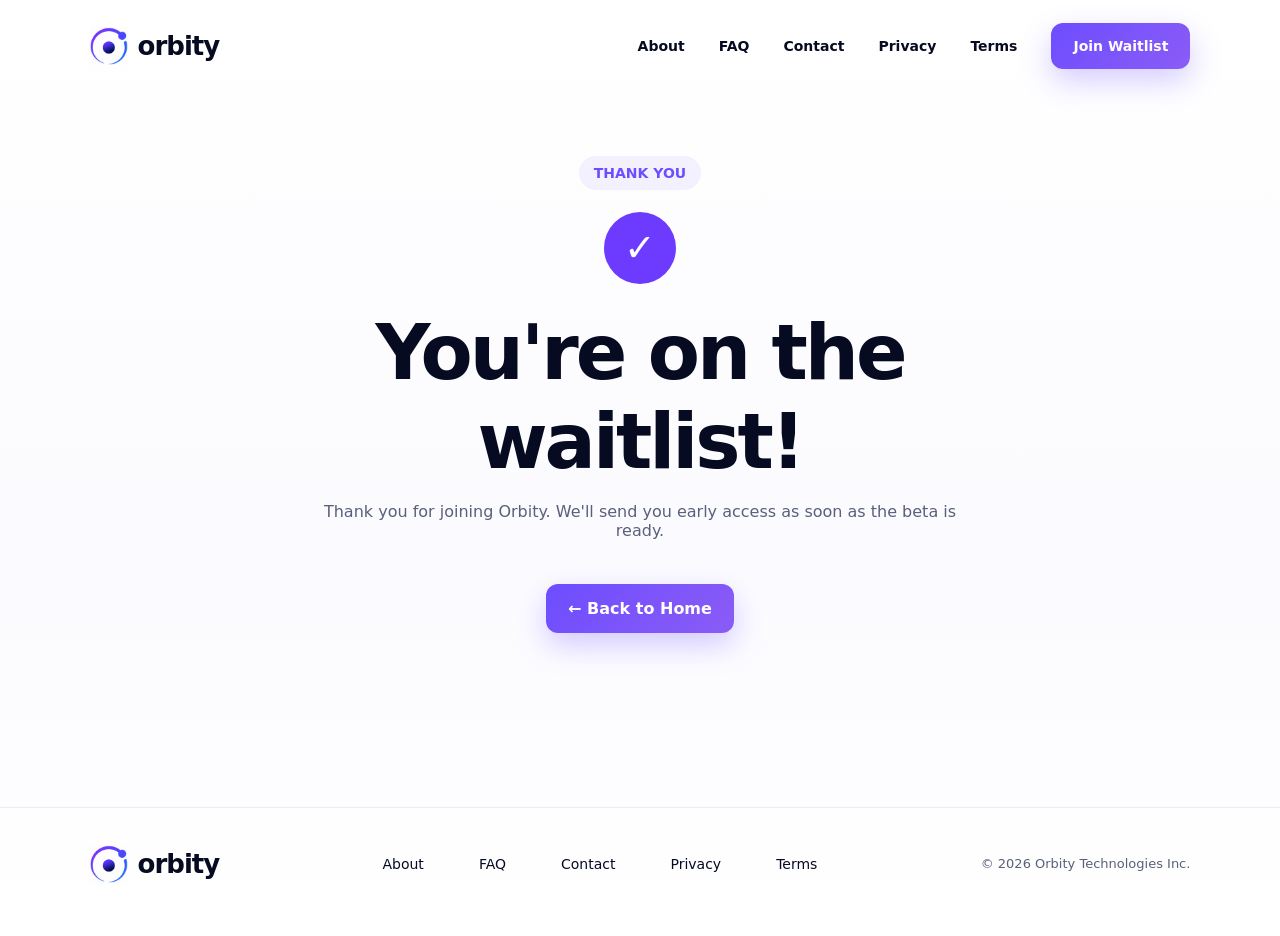
<file: thankyou.html>
<!doctype html>
<html lang="en">
<head>
  <meta charset="UTF-8" />
  <meta name="viewport" content="width=device-width, initial-scale=1.0" />
  <title>Thank You | Orbity</title>

  <link rel="preconnect" href="https://fonts.googleapis.com">
  <link rel="stylesheet" href="styles.css">
</head>

<body>

<header class="nav">
  <a class="brand" href="index.html">
    <img src="images/logo-only.png" alt="Orbity Logo" class="logo-icon">
    <span>orbity</span>
  </a>

  <button
    class="menu-toggle"
    type="button"
    aria-label="Open navigation menu"
    aria-expanded="false">
    ☰
  </button>

  <nav class="nav-links">
    <a href="index.html#about">About</a>
    <a href="faq.html">FAQ</a>
    <a href="contact.html">Contact</a>
    <a href="privacy.html">Privacy</a>
    <a href="terms.html">Terms</a>
    <a class="nav-cta" href="index.html#waitlist">Join Waitlist</a>
  </nav>
</header>

<main class="legal-page">
  <section class="legal-hero thankyou-hero">
    <div class="pill">THANK YOU</div>

    <div class="thankyou-icon">✓</div>

    <h1>You're on the waitlist!</h1>

    <p>
      Thank you for joining Orbity. We'll send you early access
      as soon as the beta is ready.
    </p>

    <a class="button" href="index.html">← Back to Home</a>
  </section>
</main>

<footer class="footer">
  <a class="brand" href="index.html">
    <img src="images/logo-only.png" alt="Orbity Logo" class="logo-icon">
    <span>orbity</span>
  </a>

  <div>
    <a href="index.html#about">About</a>
    <a href="faq.html">FAQ</a>
    <a href="contact.html">Contact</a>
    <a href="privacy.html">Privacy</a>
    <a href="terms.html">Terms</a>
  </div>

  <p>© 2026 Orbity Technologies Inc.</p>
</footer>

<script src="menu.js"></script>
</body>
</html>
</file>
<file: styles.css>
:root{--ink:#070b22;--muted:#596079;--purple:#6d4dff;--violet:#8b5cf6;--blue:#3b82f6;--soft:#f4f1ff;--line:#eceaf7;--shadow:0 20px 60px rgba(45,33,98,.10)}*{box-sizing:border-box}html{scroll-behavior:smooth}body{margin:0;font-family:Inter,system-ui,sans-serif;color:var(--ink);background:linear-gradient(180deg,#fff 0%,#fbfbff 60%,#fff 100%)}a{text-decoration:none;color:inherit}.nav{height:92px;display:flex;align-items:center;justify-content:space-between;padding:0 7vw;max-width:1440px;margin:auto}.brand{display:flex;align-items:center;gap:10px;font-size:26px;font-weight:850;letter-spacing:-1px}.nav-links{display:flex;align-items:center;gap:34px;font-size:14px;font-weight:600}.nav-cta,.button{background:linear-gradient(135deg,var(--purple),var(--violet));color:white;padding:15px 22px;border-radius:12px;box-shadow:0 12px 30px rgba(109,77,255,.28)}.hero{display:grid;grid-template-columns:1fr 1fr;align-items:center;gap:40px;min-height:610px;padding:40px 7vw 80px;max-width:1440px;margin:auto}.pill{display:inline-flex;background:var(--soft);color:var(--purple);font-size:14px;font-weight:850;padding:9px 15px;border-radius:999px;margin-bottom:22px}.hero h1{font-size:clamp(56px,7vw,104px);line-height:.93;letter-spacing:-5px;margin:0 0 28px;font-weight:900}.hero h1 span{display:block;background:linear-gradient(135deg,var(--purple),var(--blue));-webkit-background-clip:text;color:transparent}.hero p{font-size:19px;line-height:1.65;color:#262b45;max-width:590px}.hero-actions{display:flex;align-items:center;gap:28px;margin-top:34px}.button{font-weight:800;display:inline-flex;gap:16px}.early{font-size:14px!important;color:var(--muted)!important;max-width:190px!important}.hero-art{display:grid;place-items:center}.globe{width:min(520px,42vw);aspect-ratio:1;border-radius:50%;background:radial-gradient(circle at 38% 32%,#fff 0 6%,#dcd8ff 22%,#bfc4f8 45%,#eff0ff 80%);box-shadow:inset -45px -25px 90px rgba(109,77,255,.18),0 35px 100px rgba(109,77,255,.15);position:relative}.globe:after{content:"";position:absolute;inset:15%;border-radius:50%;background:linear-gradient(135deg,rgba(255,255,255,.1),rgba(109,77,255,.08));filter:blur(1px)}.orbit{position:absolute;inset:5%;border:2px dashed rgba(109,77,255,.28);border-radius:50%;transform:rotate(18deg) scale(1.2,.55)}.orbit-b{transform:rotate(-24deg) scale(1.25,.55)}.float{position:absolute;width:70px;height:70px;background:white;border-radius:50%;display:grid;place-items:center;color:var(--purple);font-size:28px;font-weight:900;box-shadow:var(--shadow)}.home{top:-22px;left:45%}.doc{left:3%;top:55%}.job{right:2%;top:28%}.heart{right:18%;bottom:3%}section{padding:64px 7vw}.problem,.solution,.steps{max-width:1440px;margin:auto}.problem h2,.solution h2,.steps h2{font-size:31px;letter-spacing:-1.5px;text-align:center;margin:0 0 38px}.cards{display:grid;gap:16px}.six{grid-template-columns:repeat(6,1fr)}.cards article{background:white;border:1px solid var(--line);border-radius:18px;min-height:185px;padding:28px 18px;text-align:center;box-shadow:0 18px 40px rgba(36,31,75,.05)}.cards h3{font-size:16px;margin:0 0 12px}.cards p,.feature-row p,.step-grid p{font-size:14px;color:var(--muted);line-height:1.6;margin:0}.feature-row{display:grid;grid-template-columns:repeat(4,1fr);gap:18px;max-width:1180px;margin:auto}.feature-row article{display:flex;gap:18px;padding:22px;background:white;border-right:1px solid var(--line)}.feature-row article:last-child{border-right:0}.feature-row h3{font-size:16px;margin:0 0 8px}.step-grid{max-width:1040px;margin:auto;display:grid;grid-template-columns:repeat(4,1fr);gap:38px;text-align:center;position:relative}.step-grid strong{width:56px;height:56px;margin:0 auto 22px;border-radius:50%;display:grid;place-items:center;color:#fff;background:linear-gradient(135deg,var(--purple),var(--violet));font-size:23px;box-shadow:0 15px 30px rgba(109,77,255,.25)}.step-grid h3{font-size:15px}.waitlist{max-width:1280px;margin:35px auto 24px;padding:48px;border-radius:24px;background:linear-gradient(135deg,#fbf7ff,#f1ecff);display:grid;grid-template-columns:.85fr 1.6fr;gap:55px}.wait-copy h2{font-size:35px;letter-spacing:-1.5px}.wait-copy p{font-size:18px;color:#3e425c}.wait-form{display:grid;grid-template-columns:1fr 1fr;gap:18px}.wait-form label{font-size:13px;font-weight:800}.wait-form label span{color:var(--purple);margin-right:12px}.wait-form select,.wait-form input{width:100%;margin-top:10px;height:52px;border:1px solid #dedcf0;border-radius:9px;background:white;padding:0 16px;color:#7b8198;font:inherit}.wait-form .email{grid-column:1/2}.wait-form button{border:0;border-radius:10px;background:linear-gradient(135deg,var(--purple),var(--violet));color:white;font-weight:850;font-size:15px;height:52px;align-self:end;cursor:pointer}.wait-form small{grid-column:1/-1;text-align:center;color:#9296aa}.footer{max-width:1440px;margin:auto;padding:35px 7vw 52px;display:flex;align-items:center;justify-content:space-between;border-top:1px solid var(--line)}.footer div{display:flex;gap:55px;font-size:14px}.footer p{font-size:13px;color:var(--muted)}@media(max-width:950px){.hero{grid-template-columns:1fr;text-align:left}.globe{width:min(460px,86vw)}.six,.feature-row,.step-grid,.waitlist{grid-template-columns:1fr}.feature-row article{border-right:0}.wait-form{grid-template-columns:1fr}.wait-form .email{grid-column:auto}.footer{flex-direction:column;gap:24px}.hero h1{letter-spacing:-3px}}@media(max-width:560px){.nav{padding:0 22px}.hero,section{padding-left:22px;padding-right:22px}.hero-actions{flex-direction:column;align-items:flex-start}.waitlist{padding:28px}.hero h1{font-size:58px}}

.hero{
    display:grid;
    grid-template-columns:1fr 1fr;
    align-items:center;
    gap:40px;
    min-height:610px;
    padding:40px 7vw 80px;
    max-width:1440px;
    margin:auto;

    background:#ffffff;
}
.hero-art{

    display:flex;
    justify-content:center;
    align-items:center;

}

.hero-globe{

    width:100%;
    max-width:620px;

    animation: float 6s ease-in-out infinite;

    /* filter: drop-shadow(0 30px 60px rgba(108,93,248,.15)); */

}

.logo-icon{
    width:38px;
    height:38px;
    object-fit:contain;
}

.card-icon{
    display:flex;
    justify-content:center;
    align-items:center;
    margin-bottom:18px;
}

.card-icon img{
    width:42px;
    height:42px;
    object-fit:contain;
}

.feature-icon{

    width:64px;
    height:64px;

    flex:0 0 64px;

    display:flex;
    justify-content:center;
    align-items:center;

}

.feature-icon img{

    width:80px;
    height:80px;

    object-fit:contain;

}

.faq-page{
  max-width:900px;
  margin:0 auto;
  padding:70px 22px 100px;
}

.faq-hero{
  text-align:center;
  /* margin-bottom:48px; */
}

.faq-hero h1{
  font-size:clamp(42px,6vw,72px);
  letter-spacing:-3px;
  margin:18px 0;
}

.faq-hero p{
  font-size:18px;
  color:var(--muted);
  max-width:680px;
  margin:0 auto;
}

.faq-list{
  display:grid;
  gap:16px;
}

.faq-list details{
  background:white;
  border:1px solid var(--line);
  border-radius:18px;
  padding:22px 24px;
  box-shadow:0 12px 35px rgba(45,33,98,.05);
}

.faq-list summary{
  cursor:pointer;
  font-weight:800;
  font-size:18px;
}

.faq-list p{
  margin:16px 0 0;
  color:var(--muted);
  line-height:1.7;
}

.contact-page{

max-width:1280px;

margin:auto;

padding:80px 7vw;

}

.contact-hero{

text-align:center;

/* margin-bottom:70px; */

}

.contact-hero h1{

font-size:clamp(48px,6vw,80px);

letter-spacing:-3px;

margin:18px 0;

}

.contact-hero p{

font-size:20px;

color:var(--muted);

max-width:700px;

margin:auto;

line-height:1.7;

}

.contact-container {
  display: flex;
  flex-direction: column;
  gap: 60px;
  align-items: stretch;
  max-width: 800px;
  margin: 0 auto;
}

.contact-info,
.contact-form {
  width: 100%;
}
.contact-info h2{

font-size:34px;

margin-bottom:18px;

}

.contact-info p{

color:var(--muted);

line-height:1.8;

}

.info-box{

margin-top:28px;

padding:24px;

background:#faf9ff;

border:1px solid var(--line);

border-radius:18px;

}

.info-box h4{

margin:0 0 8px;

}

.contact-form{

display:grid;

gap:22px;

}

.contact-form label{

display:flex;

flex-direction:column;

gap:10px;

font-weight:700;

}

.contact-form input,

.contact-form textarea{

padding:16px 18px;

border:1px solid #dedcf0;

border-radius:12px;

font:inherit;

background:white;

}

.contact-form textarea{

height:170px;

resize:vertical;

}

.contact-form button{

height:58px;

border:none;

border-radius:14px;

font-weight:800;

font-size:16px;

background:linear-gradient(135deg,var(--purple),var(--violet));

color:white;

cursor:pointer;

transition:.25s;

}

.contact-form button:hover{

transform:translateY(-2px);

box-shadow:0 20px 40px rgba(109,77,255,.25);

}

.menu-toggle {
  display: none;
  border: 0;
  background: transparent;
  color: inherit;
  font-size: 30px;
  cursor: pointer;
}

@media(max-width:900px){

.contact-container{

grid-template-columns:1fr;

}

}

.legal-page{
  max-width:900px;
  margin:0 auto;
  padding:80px 22px 110px;
}

.legal-hero{
  text-align:center;
  /* margin-bottom:50px; */
}

.legal-hero h1{
  font-size:clamp(46px,6vw,76px);
  letter-spacing:-3px;
  margin:18px 0 10px;
}

.legal-hero p{
  color:var(--muted);
}

.legal-content{
  background:white;
  border:1px solid var(--line);
  border-radius:24px;
  padding:44px;
  box-shadow:0 18px 45px rgba(45,33,98,.06);
}

.legal-content h2{
  font-size:22px;
  margin:34px 0 12px;
}

.legal-content h2:first-child{
  margin-top:0;
}

.legal-content p{
  color:var(--muted);
  line-height:1.8;
}

.legal-content a{
  color:var(--purple);
  font-weight:700;
}

.faq-page {
    padding-top: 0;
  }

  .contact-page{
    padding-top: 0;
  }
  .legal-page{
    padding-top: 0;
  }


.thankyou-hero {
  text-align: center;
}

.thankyou-icon {
  width: 72px;
  height: 72px;
  margin: 0 auto 24px;
  border-radius: 999px;
  background: #6c3bff;
  color: #ffffff;
  display: flex;
  align-items: center;
  justify-content: center;
  font-size: 38px;
  font-weight: 800;
}

.thankyou-hero .button {
  margin-top: 28px;
}

@keyframes float{

0%{

transform:translateY(0px);

}

50%{

transform:translateY(-15px);

}

100%{

transform:translateY(0px);

}

}

@media (max-width: 768px) {
  .hero-art {
    display: none;
  }

  .hero {
    grid-template-columns: 1fr;
  }

  .hero-copy {
    width: 100%;
  }

  .footer > div {
    display: flex;
    flex-direction: column;
    align-items: center;
    gap: 14px;
  }

  body {
    padding-top: 80px; 
  }

  .nav {
    position: fixed;
    top: 0;
    left: 0;
    right: 0;
    z-index: 2000;

    width: 100%;
    background: white;
    border-bottom: 1px solid rgba(124, 58, 237, 0.15);  }

  .menu-toggle {
    display: block;
    position: static;
    margin-left: auto;
  }

  .nav-links {
    display: none;
    position: absolute;
    top: calc(100% + 10px);
    right: 20px;
    z-index: 2001;

    flex-direction: column;
    align-items: stretch;
    gap: 16px;

    min-width: 210px;
    padding: 22px;
    background: white;
    border-radius: 16px;
    box-shadow: 0 12px 35px rgb(0 0 0 / 12%);
  }

  .nav-links.open {
    display: flex;
  }

  .nav-links.open a {
    display: block;
    width: 100%;
  }

  .faq-page {
    padding-top: 0;
  }

  .contact-page{
    padding-top: 0;
  }
  .legal-page{
    padding-top: 0;
  }


}
</file>
